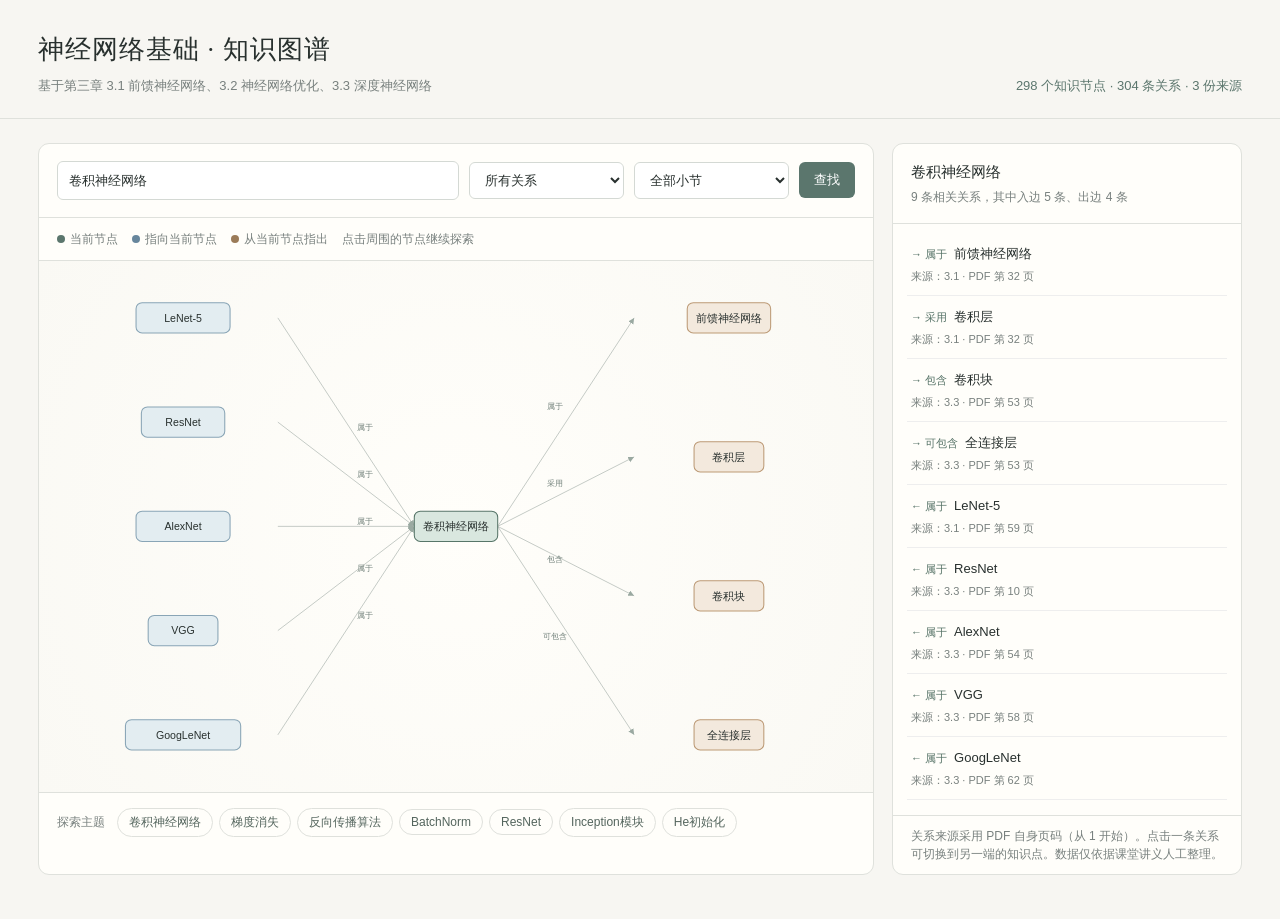
<file: 3/knowledge_graph_lab/view_graph.html>
<!doctype html>
<html lang="zh-CN">
<head><meta charset="utf-8"><meta name="viewport" content="width=device-width, initial-scale=1"><title>神经网络基础 · 知识图谱</title>
<style>
:root{--bg:#f7f6f2;--paper:#fffefa;--fg:#28302e;--muted:#78807e;--edge:#dfe1dc;--accent:#5b766d;--brown:#9b7b58;--blue:#67869c}
*{box-sizing:border-box}body{margin:0;background:var(--bg);color:var(--fg);font-family:-apple-system,BlinkMacSystemFont,"PingFang SC","Microsoft YaHei",sans-serif;line-height:1.5}
header{max-width:1520px;margin:0 auto;padding:30px 38px 22px;display:flex;align-items:end;justify-content:space-between;gap:18px;border-bottom:1px solid var(--edge)}
h1{font-family:Georgia,"Noto Serif CJK SC","Songti SC",serif;font-size:26px;font-weight:500;letter-spacing:1px;margin:0 0 7px}header p{margin:0;color:var(--muted);font-size:13px}.count{color:var(--accent);font-size:13px;white-space:nowrap}
main{max-width:1520px;margin:auto;padding:24px 38px 44px;display:grid;grid-template-columns: minmax(0,1fr) 350px;gap:18px}
section{background:var(--paper);border:1px solid var(--edge);border-radius:11px;overflow:hidden}
.controls{padding:17px 18px;border-bottom:1px solid var(--edge);display:flex;flex-wrap:wrap;gap:10px;align-items:center}
input,select{background:#fff;border:1px solid #d4d9d4;border-radius:6px;padding:9px 11px;font:inherit;font-size:13px;color:inherit;min-width:0}
input{width:220px;flex:1}select{width:155px}.primary{background:var(--accent);color:#fff;border:0;border-radius:6px;padding:9px 15px;cursor:pointer}
.legend{display:flex;gap:14px;align-items:center;padding:12px 18px;color:var(--muted);font-size:12px;border-bottom:1px solid var(--edge)}
.dot{display:inline-block;border-radius:99px;height:8px;width:8px;margin-right:5px}.focus{background:var(--accent)}.incoming{background:var(--blue)}.outgoing{background:var(--brown)}
svg#graph{width:100%;height:auto;aspect-ratio:1100/700;display:block;background:radial-gradient(circle at center,#fffefa,#faf9f4)}
svg .edge{stroke:#c5cbc6;stroke-width:1.3;fill:none}svg .edge:hover{stroke:var(--accent);stroke-width:2.7}svg .node{cursor:pointer}svg .node rect{transition:stroke .12s,fill .12s}svg .node:hover rect{stroke:#283f36;stroke-width:2}svg .node text{font-size:14px;pointer-events:none}svg .edgetext{fill:#71807a;font-size:11px;pointer-events:none}
.chips{border-top:1px solid var(--edge);padding:15px 18px}.chips .topic{border:1px solid var(--edge);background:#fffefa;color:#54655d;padding:5px 11px;font-size:12px;border-radius:99px;cursor:pointer;margin:0 6px 7px 0}.chips .topic:hover{border-color:var(--accent)}
aside h2{font-size:15px;font-weight:550;margin:0}aside .aside-head{padding:17px 18px;border-bottom:1px solid var(--edge)}.sub{font-size:12px;color:var(--muted);margin-top:5px}.records{max-height:680px;overflow:auto;padding:9px 14px 15px}
.record{border:0;border-bottom:1px solid #eee;background:transparent;padding:11px 4px;width:100%;cursor:pointer;text-align:left;font:inherit;font-size:13px;color:inherit}.record:hover{background:#f3f6f2}.meta{font-size:11px;color:var(--muted);display:block;margin-top:4px}.relation{font-size:11px;color:#547165;margin-right:7px}.muted{color:var(--muted)}.hint{border-top:1px solid var(--edge);padding:11px 18px;color:var(--muted);font-size:12px}
@media(max-width:1050px){main{grid-template-columns:1fr}aside .records{max-height:320px}}
@media(max-width:570px){header{padding:23px 16px;display:block}main{padding:15px 12px}.count{margin-top:10px}.controls{gap:7px}.controls input{min-width:140px}svg#graph{aspect-ratio:1100/850}.legend{flex-wrap:wrap}}
</style></head><body>
<header><div><h1>神经网络基础 · 知识图谱</h1><p>基于第三章 3.1 前馈神经网络、3.2 神经网络优化、3.3 深度神经网络</p></div><div id="count" class="count"></div></header>
<main><section><div class="controls">
<input id="search" type="text" list="nodes" placeholder="输入节点，如 梯度消失、ResNet" value="卷积神经网络"><datalist id="nodes"></datalist>
<select id="relation"><option value="">所有关系</option></select>
<select id="source"><option value="">全部小节</option><option value="3.1">3.1 前馈神经网络</option><option value="3.2">3.2 网络优化</option><option value="3.3">3.3 深度神经网络</option></select>
<button class="primary" id="find">查找</button></div>
<div class="legend"><span><i class="dot focus"></i>当前节点</span><span><i class="dot incoming"></i>指向当前节点</span><span><i class="dot outgoing"></i>从当前节点指出</span><span>点击周围的节点继续探索</span></div>
<svg id="graph" viewBox="0 0 1100 700" aria-label="课程知识图谱局部关系视图"></svg>
<div class="chips"><span class="muted" style="font-size:12px;margin-right:12px">探索主题</span><span id="topics"></span></div>
</section>
<aside><section><div class="aside-head"><h2 id="label">卷积神经网络</h2><div class="sub" id="detail"></div></div><div class="records" id="records"></div><div class="hint">关系来源采用 PDF 自身页码（从 1 开始）。点击一条关系可切换到另一端的知识点。数据仅依据课堂讲义人工整理。</div></section></aside></main>
<script>
const dataset = {"nodes":["1×1卷积","2×2池化核","3×3卷积","3×3卷积核","5×5卷积","7×7有效感受野","AlexNet","BatchNorm","DropConnect","Dropout","GPU并行训练","GoogLeNet","GroupNorm","HOG","He初始化","ImageNet图像分类","Inception-v3","Inception模块","Inception系列","InstanceNorm","L1正则化","L2正则化","LayerNorm","LayerNorm与InstanceNorm之间","LeNet-5","Leaky ReLU","M-P神经元","MFCC","MNIST","RMSNorm","RMSProp","ReLU","ResNet","ResNet-152","SIFT","SiLU","Sigmoid","Softmax回归","Swish","Tanh","Transformer","VGG","Xavier初始化","[0,1]区间","万能近似定理","三层3×3卷积","不连续性","与运算","中间梯度结果","二分类任务","人工设计特征","优化地形","优化问题","低通滤波","促进冗余特征表示","倒数时间衰减","偏置","偏置向量","偏置梯度","全体样本计算梯度","全卷积模式","全连接层","全连接网络","关闭","减少参数量","减少后期振荡","减少特征协同适应","减少计算复杂度","减少计算负担","分布式表征","初始化敏感性","前向传播","前馈神经网络","前馈神经网络的函数逼近能力","加权求和","单向信号传播","单样本单通道统计量","卷积","卷积分解","卷积块","卷积层","卷积层输出通道数","卷积核","卷积核尺寸","卷积核数量","卷积核权重","卷积模式","卷积神经网络","卷积网络","卷积输出尺寸","历史梯度指数加权","参数优化","参数优化方法","参数共享","参数初始化","参数更新","参数迭代振荡","参数量过大问题","反向传播算法","可学习平移参数β","可学习缩放参数γ","合理参数初始化","固定大方差初始化","固定小方差初始化","图像平滑","图像风格迁移","均匀初始化","填充","增加网络深度","增加非线性深度","处理梯度尺度差异","处理线性不可分问题","复用中间导数","多尺度卷积","多层卷积网络","多层复合函数结构","多层感知机","多通道卷积","大批量训练","学习率","学习率衰减","学习率过大","学习率过小","对称权重初始化","小卷积核堆叠","小批量下的BatchNorm性能问题","小批量训练","小批量采样","小批量随机梯度下降","局部最大值","局部极小值","局部特征提取","局部部件特征","层宽度","层级结构构建全局语义","平均池化","平移同变性","序列建模","异或问题","归一化","恒等分支","恒等映射学习","感知机","或运算","手写数字数据集","手写数字识别","手动特征工程","打破权重对称性","批均值","批方差","批量大小","批量样本计算梯度","批量统计量","找到目标网络的训练算法","损失函数","损失函数梯度","损失函数设计","控制特征图尺寸","提高函数逼近效率","提高平移稳定性","收敛缓慢","改善优化地形","改善信息传播","改善层间激活方差","改善样本随机性","改善梯度传播","数据准备","数据增强","数据归一化","整体对象特征","早停","显式特征学习","最大最小归一化","最大池化","有效卷积","权重学习机制","权重平方和","权重梯度","权重矩阵","权重绝对值和","权重衰减","构建瓶颈结构","标准化","核函数","核方法","梯度下降","梯度方差","梯度消失","正则化方法","步幅","残差函数","残差块","残差连接","池化","池化层","浅层参数难以更新","深层堆叠","深层激活方差衰减","深度学习","深度学习训练","深度网络","激活值","激活函数","激活方差衰减","激活饱和","特征图","特征图空间尺寸","特征图通道拼接","特征提取","特征映射","瓶颈结构","直接连接","相同卷积","神经元模型","神经元输出","神经网络","神经网络优化概念","神经网络结构","神经网络训练","稀疏激活特性","稀疏连接","稳定反向梯度方差","稳定层间激活方差","空间下采样","端到端学习","类别权重模板","约束权重大小","线性不可分问题","线性可分问题","线性模型","线性衰减","统一特征尺度","网络定义","网络权重","网络深度","自动微分","视觉层次化特征表示","计算参数梯度","计算权重修正量","计算高效性","训练数据加载","训练期移动平均统计量","训练期随机失活","训练测试行为不同","训练退化问题","误差项","较大学习率","较大的梯度噪声","输入尺寸","输入层","输入神经元数量","输入输出神经元数量","输出层","输出层误差项","输出通道数","边缘提取","边缘特征","过拟合","连接权重","连接权重变化学习","逃离鞍点","逐通道计算","通道分组","通道数调整","通道特征重组","通道融合","链式法则","链式法则连乘效应","阈值激活","防止过拟合","阶梯衰减","阶跃函数","降低归一化计算开销","降低梯度噪声","随机打乱","随机权重初始化","随机梯度下降","隐式特征映射","隐藏层","隐藏层特征映射","隐藏层误差项","隐藏神经元缺乏区分性","隐藏神经元输出相同","零","零均值单位方差","零填充","非凸优化问题","非对称卷积核","非线性激活","鞍点","预训练初始化","预设权重和阈值","验证集性能","验证集损失","高参数效率","高斯初始化","高维损失函数曲面","高通滤波"],"edges":[{"subject":"线性模型","relation":"难以处理","object":"线性不可分问题","source":"3.1","page":4},{"subject":"核方法","relation":"基于","object":"核函数","source":"3.1","page":4},{"subject":"核方法","relation":"实现","object":"隐式特征映射","source":"3.1","page":4},{"subject":"手动特征工程","relation":"采用","object":"人工设计特征","source":"3.1","page":4},{"subject":"手动特征工程","relation":"采用","object":"SIFT","source":"3.1","page":4},{"subject":"手动特征工程","relation":"采用","object":"HOG","source":"3.1","page":4},{"subject":"手动特征工程","relation":"采用","object":"MFCC","source":"3.1","page":4},{"subject":"神经网络","relation":"采用","object":"显式特征学习","source":"3.1","page":4},{"subject":"前馈神经网络","relation":"属于","object":"神经网络","source":"3.1","page":4},{"subject":"显式特征学习","relation":"实现","object":"端到端学习","source":"3.1","page":4},{"subject":"显式特征学习","relation":"学习","object":"特征映射","source":"3.1","page":4},{"subject":"MNIST","relation":"属于","object":"手写数字数据集","source":"3.1","page":5},{"subject":"MNIST","relation":"用于","object":"手写数字识别","source":"3.1","page":5},{"subject":"Softmax回归","relation":"属于","object":"线性模型","source":"3.1","page":6},{"subject":"Softmax回归","relation":"用于","object":"手写数字识别","source":"3.1","page":6},{"subject":"Softmax回归","relation":"学习","object":"类别权重模板","source":"3.1","page":6},{"subject":"神经网络","relation":"具有","object":"多层复合函数结构","source":"3.1","page":10},{"subject":"深度学习","relation":"实现","object":"视觉层次化特征表示","source":"3.1","page":10},{"subject":"深度学习","relation":"采用","object":"端到端学习","source":"3.1","page":10},{"subject":"视觉层次化特征表示","relation":"包含","object":"边缘特征","source":"3.1","page":10},{"subject":"视觉层次化特征表示","relation":"包含","object":"局部部件特征","source":"3.1","page":10},{"subject":"视觉层次化特征表示","relation":"包含","object":"整体对象特征","source":"3.1","page":10},{"subject":"M-P神经元","relation":"采用","object":"加权求和","source":"3.1","page":11},{"subject":"M-P神经元","relation":"采用","object":"阈值激活","source":"3.1","page":11},{"subject":"M-P神经元","relation":"使用","object":"预设权重和阈值","source":"3.1","page":11},{"subject":"M-P神经元","relation":"属于","object":"神经元模型","source":"3.1","page":11},{"subject":"感知机","relation":"引入","object":"权重学习机制","source":"3.1","page":11},{"subject":"阶跃函数","relation":"属于","object":"激活函数","source":"3.1","page":12},{"subject":"Sigmoid","relation":"属于","object":"激活函数","source":"3.1","page":12},{"subject":"阶跃函数","relation":"具有","object":"不连续性","source":"3.1","page":12},{"subject":"ReLU","relation":"属于","object":"激活函数","source":"3.1","page":13},{"subject":"ReLU","relation":"缓解","object":"梯度消失","source":"3.1","page":13},{"subject":"ReLU","relation":"具有","object":"稀疏激活特性","source":"3.1","page":13},{"subject":"ReLU","relation":"具有","object":"计算高效性","source":"3.1","page":13},{"subject":"Swish","relation":"属于","object":"激活函数","source":"3.1","page":14},{"subject":"Swish","relation":"基于","object":"Sigmoid","source":"3.1","page":14},{"subject":"SiLU","relation":"属于","object":"Swish","source":"3.1","page":14},{"subject":"全连接层","relation":"采用","object":"权重矩阵","source":"3.1","page":15},{"subject":"全连接层","relation":"采用","object":"偏置向量","source":"3.1","page":15},{"subject":"全连接层","relation":"采用","object":"非线性激活","source":"3.1","page":15},{"subject":"全连接层","relation":"用于","object":"特征提取","source":"3.1","page":15},{"subject":"感知机","relation":"属于","object":"前馈神经网络","source":"3.1","page":17},{"subject":"感知机","relation":"采用","object":"阶跃函数","source":"3.1","page":17},{"subject":"感知机","relation":"基于","object":"M-P神经元","source":"3.1","page":17},{"subject":"感知机","relation":"用于","object":"二分类任务","source":"3.1","page":17},{"subject":"感知机","relation":"无法解决","object":"异或问题","source":"3.1","page":18},{"subject":"多层感知机","relation":"能够解决","object":"异或问题","source":"3.1","page":18},{"subject":"异或问题","relation":"属于","object":"线性不可分问题","source":"3.1","page":18},{"subject":"与运算","relation":"属于","object":"线性可分问题","source":"3.1","page":18},{"subject":"或运算","relation":"属于","object":"线性可分问题","source":"3.1","page":18},{"subject":"神经网络","relation":"具有","object":"分布式表征","source":"3.1","page":19},{"subject":"神经网络","relation":"通过","object":"连接权重变化学习","source":"3.1","page":19},{"subject":"神经网络","relation":"存储知识于","object":"连接权重","source":"3.1","page":19},{"subject":"神经网络结构","relation":"由...决定","object":"网络深度","source":"3.1","page":20},{"subject":"神经网络结构","relation":"由...决定","object":"层宽度","source":"3.1","page":20},{"subject":"多层感知机","relation":"属于","object":"前馈神经网络","source":"3.1","page":21},{"subject":"多层感知机","relation":"包含","object":"隐藏层","source":"3.1","page":21},{"subject":"多层感知机","relation":"包含","object":"输出层","source":"3.1","page":21},{"subject":"多层感知机","relation":"采用","object":"全连接层","source":"3.1","page":21},{"subject":"隐藏层","relation":"采用","object":"非线性激活","source":"3.1","page":21},{"subject":"多层感知机","relation":"通过","object":"隐藏层特征映射","source":"3.1","page":22},{"subject":"隐藏层特征映射","relation":"用于","object":"处理线性不可分问题","source":"3.1","page":22},{"subject":"万能近似定理","relation":"描述","object":"前馈神经网络的函数逼近能力","source":"3.1","page":24},{"subject":"万能近似定理","relation":"适用于","object":"Sigmoid","source":"3.1","page":24},{"subject":"万能近似定理","relation":"适用于","object":"ReLU","source":"3.1","page":24},{"subject":"增加网络深度","relation":"有助于","object":"提高函数逼近效率","source":"3.1","page":25},{"subject":"万能近似定理","relation":"不保证","object":"找到目标网络的训练算法","source":"3.1","page":26},{"subject":"神经网络训练","relation":"面临","object":"非凸优化问题","source":"3.1","page":26},{"subject":"神经网络训练","relation":"面临","object":"过拟合","source":"3.1","page":26},{"subject":"全连接网络","relation":"面临","object":"参数量过大问题","source":"3.1","page":29},{"subject":"卷积神经网络","relation":"属于","object":"前馈神经网络","source":"3.1","page":32},{"subject":"卷积神经网络","relation":"采用","object":"卷积层","source":"3.1","page":32},{"subject":"卷积层","relation":"采用","object":"参数共享","source":"3.1","page":32},{"subject":"卷积层","relation":"用于","object":"局部特征提取","source":"3.1","page":32},{"subject":"参数共享","relation":"有助于","object":"减少参数量","source":"3.1","page":32},{"subject":"卷积输出尺寸","relation":"取决于","object":"输入尺寸","source":"3.1","page":37},{"subject":"卷积输出尺寸","relation":"取决于","object":"卷积核尺寸","source":"3.1","page":37},{"subject":"卷积输出尺寸","relation":"取决于","object":"步幅","source":"3.1","page":37},{"subject":"低通滤波","relation":"用于","object":"图像平滑","source":"3.1","page":39},{"subject":"高通滤波","relation":"用于","object":"边缘提取","source":"3.1","page":39},{"subject":"多通道卷积","relation":"包含","object":"逐通道计算","source":"3.1","page":40},{"subject":"多通道卷积","relation":"包含","object":"通道融合","source":"3.1","page":40},{"subject":"卷积核","relation":"产生","object":"特征图","source":"3.1","page":40},{"subject":"多层卷积网络","relation":"采用","object":"卷积层","source":"3.1","page":43},{"subject":"卷积层","relation":"可替代","object":"全连接层","source":"3.1","page":43},{"subject":"零填充","relation":"属于","object":"填充","source":"3.1","page":45},{"subject":"零填充","relation":"用于","object":"控制特征图尺寸","source":"3.1","page":45},{"subject":"有效卷积","relation":"属于","object":"卷积模式","source":"3.1","page":47},{"subject":"相同卷积","relation":"属于","object":"卷积模式","source":"3.1","page":47},{"subject":"全卷积模式","relation":"属于","object":"卷积模式","source":"3.1","page":47},{"subject":"相同卷积","relation":"保持","object":"特征图空间尺寸","source":"3.1","page":47},{"subject":"卷积层","relation":"包含参数","object":"卷积核权重","source":"3.1","page":48},{"subject":"卷积层","relation":"包含参数","object":"偏置","source":"3.1","page":48},{"subject":"卷积层输出通道数","relation":"取决于","object":"卷积核数量","source":"3.1","page":48},{"subject":"1×1卷积","relation":"属于","object":"卷积","source":"3.1","page":50},{"subject":"1×1卷积","relation":"用于","object":"通道数调整","source":"3.1","page":50},{"subject":"1×1卷积","relation":"用于","object":"通道特征重组","source":"3.1","page":50},{"subject":"1×1卷积","relation":"用于","object":"构建瓶颈结构","source":"3.1","page":50},{"subject":"卷积层","relation":"采用","object":"稀疏连接","source":"3.1","page":51},{"subject":"稀疏连接","relation":"用于","object":"局部特征提取","source":"3.1","page":51},{"subject":"稀疏连接","relation":"有助于","object":"减少参数量","source":"3.1","page":51},{"subject":"多层卷积网络","relation":"通过","object":"层级结构构建全局语义","source":"3.1","page":52},{"subject":"卷积","relation":"具有","object":"平移同变性","source":"3.1","page":53},{"subject":"池化","relation":"用于","object":"空间下采样","source":"3.1","page":54},{"subject":"池化","relation":"用于","object":"减少计算负担","source":"3.1","page":54},{"subject":"池化","relation":"有助于","object":"提高平移稳定性","source":"3.1","page":54},{"subject":"最大池化","relation":"属于","object":"池化","source":"3.1","page":54},{"subject":"平均池化","relation":"属于","object":"池化","source":"3.1","page":54},{"subject":"最大池化","relation":"采用","object":"局部最大值","source":"3.1","page":55},{"subject":"池化","relation":"保持","object":"输出通道数","source":"3.1","page":57},{"subject":"LeNet-5","relation":"属于","object":"卷积神经网络","source":"3.1","page":59},{"subject":"LeNet-5","relation":"采用","object":"卷积层","source":"3.1","page":59},{"subject":"LeNet-5","relation":"采用","object":"平均池化","source":"3.1","page":59},{"subject":"LeNet-5","relation":"采用","object":"全连接层","source":"3.1","page":59},{"subject":"LeNet-5","relation":"采用","object":"参数共享","source":"3.1","page":59},{"subject":"LeNet-5","relation":"采用","object":"端到端学习","source":"3.1","page":59},{"subject":"LeNet-5","relation":"用于","object":"手写数字识别","source":"3.1","page":59},{"subject":"前馈神经网络","relation":"具有","object":"单向信号传播","source":"3.2","page":4},{"subject":"前馈神经网络","relation":"包含","object":"输入层","source":"3.2","page":4},{"subject":"前馈神经网络","relation":"包含","object":"隐藏层","source":"3.2","page":4},{"subject":"前馈神经网络","relation":"包含","object":"输出层","source":"3.2","page":4},{"subject":"梯度下降","relation":"属于","object":"参数优化方法","source":"3.2","page":5},{"subject":"梯度下降","relation":"用于","object":"神经网络训练","source":"3.2","page":5},{"subject":"梯度下降","relation":"基于","object":"损失函数梯度","source":"3.2","page":5},{"subject":"梯度下降","relation":"采用","object":"学习率","source":"3.2","page":5},{"subject":"神经网络训练","relation":"需要","object":"损失函数","source":"3.2","page":5},{"subject":"梯度下降","relation":"面临","object":"局部极小值","source":"3.2","page":6},{"subject":"梯度下降","relation":"面临","object":"鞍点","source":"3.2","page":6},{"subject":"随机梯度下降","relation":"有助于","object":"逃离鞍点","source":"3.2","page":6},{"subject":"随机梯度下降","relation":"属于","object":"参数优化方法","source":"3.2","page":7},{"subject":"小批量随机梯度下降","relation":"属于","object":"随机梯度下降","source":"3.2","page":7},{"subject":"小批量随机梯度下降","relation":"采用","object":"小批量采样","source":"3.2","page":7},{"subject":"小批量随机梯度下降","relation":"用于","object":"神经网络训练","source":"3.2","page":7},{"subject":"梯度下降","relation":"采用","object":"全体样本计算梯度","source":"3.2","page":8},{"subject":"小批量随机梯度下降","relation":"采用","object":"批量样本计算梯度","source":"3.2","page":8},{"subject":"早停","relation":"属于","object":"正则化方法","source":"3.2","page":9},{"subject":"早停","relation":"用于","object":"防止过拟合","source":"3.2","page":9},{"subject":"早停","relation":"基于","object":"验证集性能","source":"3.2","page":9},{"subject":"反向传播算法","relation":"基于","object":"链式法则","source":"3.2","page":11},{"subject":"反向传播算法","relation":"用于","object":"计算参数梯度","source":"3.2","page":11},{"subject":"自动微分","relation":"用于","object":"计算参数梯度","source":"3.2","page":11},{"subject":"反向传播算法","relation":"采用","object":"复用中间导数","source":"3.2","page":11},{"subject":"反向传播算法","relation":"需要","object":"前向传播","source":"3.2","page":12},{"subject":"前向传播","relation":"计算","object":"激活值","source":"3.2","page":12},{"subject":"反向传播算法","relation":"复用","object":"中间梯度结果","source":"3.2","page":12},{"subject":"反向传播算法","relation":"计算","object":"输出层误差项","source":"3.2","page":16},{"subject":"反向传播算法","relation":"计算","object":"隐藏层误差项","source":"3.2","page":17},{"subject":"误差项","relation":"用于","object":"计算权重修正量","source":"3.2","page":17},{"subject":"反向传播算法","relation":"计算","object":"权重梯度","source":"3.2","page":19},{"subject":"反向传播算法","relation":"计算","object":"偏置梯度","source":"3.2","page":19},{"subject":"神经网络训练","relation":"包含","object":"数据准备","source":"3.2","page":22},{"subject":"神经网络训练","relation":"包含","object":"前向传播","source":"3.2","page":22},{"subject":"神经网络训练","relation":"包含","object":"反向传播算法","source":"3.2","page":22},{"subject":"神经网络训练","relation":"包含","object":"参数更新","source":"3.2","page":22},{"subject":"深度学习训练","relation":"包含","object":"网络定义","source":"3.2","page":24},{"subject":"深度学习训练","relation":"包含","object":"损失函数设计","source":"3.2","page":24},{"subject":"深度学习训练","relation":"包含","object":"参数优化","source":"3.2","page":24},{"subject":"RMSProp","relation":"属于","object":"参数优化方法","source":"3.2","page":28},{"subject":"RMSProp","relation":"采用","object":"历史梯度指数加权","source":"3.2","page":28},{"subject":"RMSProp","relation":"用于","object":"处理梯度尺度差异","source":"3.2","page":28},{"subject":"训练数据加载","relation":"采用","object":"随机打乱","source":"3.2","page":32},{"subject":"随机打乱","relation":"用于","object":"改善样本随机性","source":"3.2","page":32},{"subject":"批量大小","relation":"影响","object":"梯度方差","source":"3.2","page":34},{"subject":"大批量训练","relation":"有助于","object":"降低梯度噪声","source":"3.2","page":35},{"subject":"小批量训练","relation":"产生","object":"较大的梯度噪声","source":"3.2","page":35},{"subject":"学习率过大","relation":"可能导致","object":"参数迭代振荡","source":"3.2","page":36},{"subject":"学习率过小","relation":"可能导致","object":"收敛缓慢","source":"3.2","page":36},{"subject":"学习率衰减","relation":"用于","object":"减少后期振荡","source":"3.2","page":37},{"subject":"学习率衰减","relation":"包含","object":"阶梯衰减","source":"3.2","page":38},{"subject":"学习率衰减","relation":"包含","object":"线性衰减","source":"3.2","page":38},{"subject":"学习率衰减","relation":"包含","object":"倒数时间衰减","source":"3.2","page":38},{"subject":"L1正则化","relation":"属于","object":"正则化方法","source":"3.2","page":39},{"subject":"L2正则化","relation":"属于","object":"正则化方法","source":"3.2","page":39},{"subject":"正则化方法","relation":"用于","object":"约束权重大小","source":"3.2","page":39},{"subject":"L1正则化","relation":"惩罚","object":"权重绝对值和","source":"3.2","page":39},{"subject":"L2正则化","relation":"惩罚","object":"权重平方和","source":"3.2","page":39},{"subject":"L2正则化","relation":"对应","object":"权重衰减","source":"3.2","page":40},{"subject":"权重衰减","relation":"作用于","object":"网络权重","source":"3.2","page":40},{"subject":"权重衰减","relation":"通常不作用于","object":"偏置","source":"3.2","page":40},{"subject":"早停","relation":"基于","object":"验证集损失","source":"3.2","page":42},{"subject":"Dropout","relation":"随机置零","object":"神经元输出","source":"3.2","page":43},{"subject":"Dropout","relation":"具有","object":"训练期随机失活","source":"3.2","page":44},{"subject":"Dropout","relation":"在测试阶段","object":"关闭","source":"3.2","page":46},{"subject":"Dropout","relation":"用于","object":"促进冗余特征表示","source":"3.2","page":49},{"subject":"Dropout","relation":"用于","object":"减少特征协同适应","source":"3.2","page":49},{"subject":"DropConnect","relation":"随机置零","object":"连接权重","source":"3.2","page":51},{"subject":"DropConnect","relation":"不同于","object":"Dropout","source":"3.2","page":51},{"subject":"对称权重初始化","relation":"导致","object":"隐藏神经元输出相同","source":"3.2","page":53},{"subject":"隐藏神经元输出相同","relation":"导致","object":"隐藏神经元缺乏区分性","source":"3.2","page":53},{"subject":"随机权重初始化","relation":"用于","object":"打破权重对称性","source":"3.2","page":53},{"subject":"参数初始化","relation":"包含","object":"随机权重初始化","source":"3.2","page":53},{"subject":"参数初始化","relation":"包含","object":"预训练初始化","source":"3.2","page":53},{"subject":"偏置","relation":"通常初始化为","object":"零","source":"3.2","page":53},{"subject":"随机权重初始化","relation":"包含","object":"高斯初始化","source":"3.2","page":54},{"subject":"随机权重初始化","relation":"包含","object":"均匀初始化","source":"3.2","page":54},{"subject":"深度网络","relation":"属于","object":"神经网络","source":"3.3","page":5},{"subject":"深度网络","relation":"面临","object":"训练退化问题","source":"3.3","page":5},{"subject":"训练退化问题","relation":"属于","object":"优化问题","source":"3.3","page":5},{"subject":"深度网络","relation":"面临","object":"梯度消失","source":"3.3","page":6},{"subject":"梯度消失","relation":"导致","object":"浅层参数难以更新","source":"3.3","page":6},{"subject":"链式法则连乘效应","relation":"可能导致","object":"梯度消失","source":"3.3","page":6},{"subject":"链式法则连乘效应","relation":"基于","object":"链式法则","source":"3.3","page":6},{"subject":"Leaky ReLU","relation":"缓解","object":"梯度消失","source":"3.3","page":7},{"subject":"残差连接","relation":"缓解","object":"梯度消失","source":"3.3","page":7},{"subject":"归一化","relation":"缓解","object":"梯度消失","source":"3.3","page":7},{"subject":"合理参数初始化","relation":"缓解","object":"梯度消失","source":"3.3","page":7},{"subject":"残差连接","relation":"采用","object":"直接连接","source":"3.3","page":9},{"subject":"ResNet","relation":"缓解","object":"训练退化问题","source":"3.3","page":9},{"subject":"残差连接","relation":"有助于","object":"恒等映射学习","source":"3.3","page":9},{"subject":"ResNet","relation":"属于","object":"卷积神经网络","source":"3.3","page":10},{"subject":"ResNet","relation":"采用","object":"残差连接","source":"3.3","page":10},{"subject":"残差块","relation":"学习","object":"残差函数","source":"3.3","page":10},{"subject":"残差块","relation":"包含","object":"恒等分支","source":"3.3","page":10},{"subject":"残差连接","relation":"用于","object":"改善信息传播","source":"3.3","page":10},{"subject":"ResNet","relation":"包含","object":"残差块","source":"3.3","page":11},{"subject":"ResNet-152","relation":"属于","object":"ResNet","source":"3.3","page":11},{"subject":"ResNet","relation":"采用","object":"瓶颈结构","source":"3.3","page":12},{"subject":"优化地形","relation":"描述","object":"高维损失函数曲面","source":"3.3","page":15},{"subject":"优化地形","relation":"属于","object":"神经网络优化概念","source":"3.3","page":15},{"subject":"ReLU","relation":"有助于","object":"改善优化地形","source":"3.3","page":16},{"subject":"残差连接","relation":"有助于","object":"改善优化地形","source":"3.3","page":16},{"subject":"归一化","relation":"有助于","object":"改善优化地形","source":"3.3","page":16},{"subject":"数据归一化","relation":"属于","object":"归一化","source":"3.3","page":17},{"subject":"数据归一化","relation":"用于","object":"统一特征尺度","source":"3.3","page":17},{"subject":"标准化","relation":"属于","object":"数据归一化","source":"3.3","page":19},{"subject":"标准化","relation":"实现","object":"零均值单位方差","source":"3.3","page":19},{"subject":"最大最小归一化","relation":"属于","object":"数据归一化","source":"3.3","page":20},{"subject":"最大最小归一化","relation":"映射到","object":"[0,1]区间","source":"3.3","page":20},{"subject":"BatchNorm","relation":"属于","object":"归一化","source":"3.3","page":21},{"subject":"BatchNorm","relation":"基于","object":"批量统计量","source":"3.3","page":21},{"subject":"BatchNorm","relation":"计算","object":"批均值","source":"3.3","page":21},{"subject":"BatchNorm","relation":"计算","object":"批方差","source":"3.3","page":21},{"subject":"BatchNorm","relation":"采用","object":"可学习缩放参数γ","source":"3.3","page":23},{"subject":"BatchNorm","relation":"采用","object":"可学习平移参数β","source":"3.3","page":23},{"subject":"BatchNorm","relation":"用于","object":"改善梯度传播","source":"3.3","page":24},{"subject":"BatchNorm","relation":"支持","object":"较大学习率","source":"3.3","page":24},{"subject":"BatchNorm","relation":"减小","object":"初始化敏感性","source":"3.3","page":24},{"subject":"BatchNorm","relation":"训练时采用","object":"批量统计量","source":"3.3","page":25},{"subject":"BatchNorm","relation":"测试时采用","object":"训练期移动平均统计量","source":"3.3","page":25},{"subject":"Dropout","relation":"具有","object":"训练测试行为不同","source":"3.3","page":25},{"subject":"BatchNorm","relation":"具有","object":"训练测试行为不同","source":"3.3","page":25},{"subject":"BatchNorm","relation":"用于","object":"卷积网络","source":"3.3","page":26},{"subject":"BatchNorm","relation":"用于","object":"全连接网络","source":"3.3","page":26},{"subject":"LayerNorm","relation":"属于","object":"归一化","source":"3.3","page":27},{"subject":"LayerNorm","relation":"避免依赖","object":"批量大小","source":"3.3","page":27},{"subject":"LayerNorm","relation":"常用于","object":"Transformer","source":"3.3","page":27},{"subject":"BatchNorm","relation":"常用于","object":"ResNet","source":"3.3","page":27},{"subject":"LayerNorm","relation":"用于","object":"序列建模","source":"3.3","page":28},{"subject":"RMSNorm","relation":"属于","object":"归一化","source":"3.3","page":29},{"subject":"RMSNorm","relation":"改进自","object":"LayerNorm","source":"3.3","page":29},{"subject":"RMSNorm","relation":"用于","object":"降低归一化计算开销","source":"3.3","page":29},{"subject":"InstanceNorm","relation":"属于","object":"归一化","source":"3.3","page":32},{"subject":"InstanceNorm","relation":"基于","object":"单样本单通道统计量","source":"3.3","page":32},{"subject":"InstanceNorm","relation":"用于","object":"图像风格迁移","source":"3.3","page":34},{"subject":"GroupNorm","relation":"属于","object":"归一化","source":"3.3","page":37},{"subject":"GroupNorm","relation":"缓解","object":"小批量下的BatchNorm性能问题","source":"3.3","page":37},{"subject":"GroupNorm","relation":"基于","object":"通道分组","source":"3.3","page":38},{"subject":"GroupNorm","relation":"介于","object":"LayerNorm与InstanceNorm之间","source":"3.3","page":38},{"subject":"固定小方差初始化","relation":"可能导致","object":"深层激活方差衰减","source":"3.3","page":41},{"subject":"固定大方差初始化","relation":"可能导致","object":"激活饱和","source":"3.3","page":43},{"subject":"Xavier初始化","relation":"属于","object":"参数初始化","source":"3.3","page":44},{"subject":"Xavier初始化","relation":"基于","object":"输入输出神经元数量","source":"3.3","page":44},{"subject":"Xavier初始化","relation":"适用于","object":"Tanh","source":"3.3","page":44},{"subject":"Xavier初始化","relation":"用于","object":"改善层间激活方差","source":"3.3","page":45},{"subject":"Xavier初始化","relation":"在ReLU情况下可能导致","object":"激活方差衰减","source":"3.3","page":45},{"subject":"He初始化","relation":"属于","object":"参数初始化","source":"3.3","page":46},{"subject":"He初始化","relation":"基于","object":"输入神经元数量","source":"3.3","page":46},{"subject":"He初始化","relation":"适用于","object":"ReLU","source":"3.3","page":46},{"subject":"He初始化","relation":"旨在","object":"稳定层间激活方差","source":"3.3","page":47},{"subject":"He初始化","relation":"旨在","object":"稳定反向梯度方差","source":"3.3","page":47},{"subject":"卷积神经网络","relation":"包含","object":"卷积块","source":"3.3","page":53},{"subject":"卷积块","relation":"包含","object":"卷积层","source":"3.3","page":53},{"subject":"卷积块","relation":"可包含","object":"池化层","source":"3.3","page":53},{"subject":"卷积神经网络","relation":"可包含","object":"全连接层","source":"3.3","page":53},{"subject":"AlexNet","relation":"属于","object":"卷积神经网络","source":"3.3","page":54},{"subject":"AlexNet","relation":"采用","object":"GPU并行训练","source":"3.3","page":54},{"subject":"AlexNet","relation":"采用","object":"ReLU","source":"3.3","page":54},{"subject":"AlexNet","relation":"采用","object":"Dropout","source":"3.3","page":54},{"subject":"AlexNet","relation":"采用","object":"数据增强","source":"3.3","page":54},{"subject":"AlexNet","relation":"采用","object":"卷积层","source":"3.3","page":54},{"subject":"AlexNet","relation":"采用","object":"池化层","source":"3.3","page":54},{"subject":"AlexNet","relation":"用于","object":"ImageNet图像分类","source":"3.3","page":54},{"subject":"VGG","relation":"属于","object":"卷积神经网络","source":"3.3","page":58},{"subject":"VGG","relation":"采用","object":"3×3卷积核","source":"3.3","page":58},{"subject":"VGG","relation":"采用","object":"2×2池化核","source":"3.3","page":58},{"subject":"VGG","relation":"采用","object":"深层堆叠","source":"3.3","page":58},{"subject":"三层3×3卷积","relation":"具有","object":"7×7有效感受野","source":"3.3","page":59},{"subject":"三层3×3卷积","relation":"有助于","object":"减少参数量","source":"3.3","page":60},{"subject":"三层3×3卷积","relation":"有助于","object":"增加非线性深度","source":"3.3","page":60},{"subject":"GoogLeNet","relation":"属于","object":"卷积神经网络","source":"3.3","page":62},{"subject":"GoogLeNet","relation":"采用","object":"Inception模块","source":"3.3","page":62},{"subject":"GoogLeNet","relation":"具有","object":"高参数效率","source":"3.3","page":62},{"subject":"Inception模块","relation":"采用","object":"多尺度卷积","source":"3.3","page":63},{"subject":"Inception模块","relation":"采用","object":"特征图通道拼接","source":"3.3","page":63},{"subject":"Inception模块","relation":"采用","object":"1×1卷积","source":"3.3","page":63},{"subject":"Inception模块","relation":"采用","object":"3×3卷积","source":"3.3","page":63},{"subject":"Inception模块","relation":"采用","object":"5×5卷积","source":"3.3","page":63},{"subject":"Inception模块","relation":"采用","object":"瓶颈结构","source":"3.3","page":65},{"subject":"瓶颈结构","relation":"采用","object":"1×1卷积","source":"3.3","page":65},{"subject":"1×1卷积","relation":"用于","object":"减少计算复杂度","source":"3.3","page":67},{"subject":"Inception-v3","relation":"属于","object":"Inception系列","source":"3.3","page":68},{"subject":"Inception-v3","relation":"采用","object":"卷积分解","source":"3.3","page":68},{"subject":"卷积分解","relation":"采用","object":"小卷积核堆叠","source":"3.3","page":68},{"subject":"卷积分解","relation":"采用","object":"非对称卷积核","source":"3.3","page":68}]};
const nodes = dataset.nodes, edges = dataset.edges;
const byName = new Set(nodes);
const ns='http://www.w3.org/2000/svg';
const svg=document.getElementById('graph');
const $=id=>document.getElementById(id);
function sv(tag,attrs,text){const a=document.createElementNS(ns,tag);Object.entries(attrs||{}).forEach(([k,v])=>a.setAttribute(k,v));if(text!==undefined)a.textContent=text;return a;}
function chosen(){return {r:$('relation').value, s:$('source').value};}
function matches(e,c){return (!c.r||e.relation===c.r)&&(!c.s||e.source===c.s);}
function drawEdge(x1,y1,x2,y2,dir,rel){
 const l=sv('line',{class:'edge',x1,y1,x2,y2,'marker-end':'url(#arrow)'});svg.append(l);
 const lx=dir==='in'?430:680;let ly=y1+(y2-y1)*.55-3;
 svg.append(sv('text',{class:'edgetext',x:lx,y:ly,'text-anchor':'middle'},rel));
}
function node(x,y,label,kind){
 const g=sv('g',{class:'node'});g.style.cursor='pointer';
 const shown=Array.from(label).length>13 ? Array.from(label).slice(0,12).join('')+'…':label;
 const width=Math.min(245,Math.max(92,shown.length*14+26));
 const fill=kind==='center'?'#d9e7df':kind==='in'?'#e3edf1':'#f3e9dd';
 const stroke=kind==='center'?'#577669':kind==='in'?'#89a5b6':'#bd9b77';
 g.append(sv('rect',{x:x-width/2,y:y-20,width,height:40,rx:8,fill,stroke,'stroke-width':1.4}));
 g.append(sv('text',{x,y:y+5,'text-anchor':'middle',fill:'#28302e'},shown));
 const t=sv('title',{},label);g.append(t);g.addEventListener('click',()=>focus(label));svg.append(g);
}
function focus(n){
 $('search').value=n;$('label').textContent=n;svg.replaceChildren();const c=chosen();
 const filtered=edges.filter(e=>matches(e,c)&&(e.subject===n||e.object===n));
 const ins=filtered.filter(e=>e.object===n),outs=filtered.filter(e=>e.subject===n);
 $('detail').textContent=`${filtered.length} 条相关关系，其中入边 ${ins.length} 条、出边 ${outs.length} 条`;
 const defs=sv('defs');const marker=sv('marker',{id:'arrow',markerWidth:7,markerHeight:7,refX:6.1,refY:3,orient:'auto'});marker.append(sv('path',{d:'M0,0 L6,3 L0,6 Z',fill:'#9aa9a1'}));defs.append(marker);svg.append(defs);
 const cap=13;function positions(els){const n=els.length;return els.map((_,i)=>n===1?350:75+i*(550/(n-1)));}
 const shownIn=ins.slice(0,cap),shownOut=outs.slice(0,cap);
 for(let i=0;i<shownIn.length;i++){let y=positions(shownIn)[i];drawEdge(315,y,495,350,'in',shownIn[i].relation);}
 for(let i=0;i<shownOut.length;i++){let y=positions(shownOut)[i];drawEdge(605,350,785,y,'out',shownOut[i].relation);}
 shownIn.forEach((e,i)=>node(190,positions(shownIn)[i],e.subject,'in'));
 shownOut.forEach((e,i)=>node(910,positions(shownOut)[i],e.object,'out'));
 node(550,350,n,'center');
 if(ins.length>cap)svg.append(sv('text',{x:190,y:662,'text-anchor':'middle',fill:'#777','font-size':12},`另有 ${ins.length-cap} 条入边请查看右侧列表`));
 if(outs.length>cap)svg.append(sv('text',{x:910,y:662,'text-anchor':'middle',fill:'#777','font-size':12},`另有 ${outs.length-cap} 条出边请查看右侧列表`));
 const record=$('records');record.replaceChildren();
 if(!filtered.length){const p=document.createElement('p');p.textContent=byName.has(n)?'当前筛选条件没有匹配的关系。':'没有找到此知识点，请从建议列表中选择。';p.className='muted';record.append(p);return;}
 [...outs,...ins].forEach(e=>{
  let b=document.createElement('button');b.className='record';
  let other=e.subject===n?e.object:e.subject;
  const arrow=e.subject===n?'→':'←';
  const title=document.createElement('span');const rel=document.createElement('span');rel.className='relation';rel.textContent=`${arrow} ${e.relation}`;title.append(rel,document.createTextNode(other));
  const meta=document.createElement('span');meta.className='meta';meta.textContent=`来源：${e.source} · PDF 第 ${e.page} 页`;
  b.append(title,meta);b.addEventListener('click',()=>focus(other));record.append(b);
 });
}
$('count').textContent=`${nodes.length} 个知识节点 · ${edges.length} 条关系 · 3 份来源`;
for(const n of nodes){let o=document.createElement('option');o.value=n;$('nodes').append(o);}
for(const r of [...new Set(edges.map(x=>x.relation))].sort()){let o=document.createElement('option');o.value=r;o.textContent=r;$('relation').append(o);}
for(const n of ['卷积神经网络','梯度消失','反向传播算法','BatchNorm','ResNet','Inception模块','He初始化']){
 let b=document.createElement('button');b.className='topic';b.textContent=n;b.addEventListener('click',()=>focus(n));$('topics').append(b);
}
$('find').addEventListener('click',()=>focus($('search').value.trim()));
$('search').addEventListener('keydown',ev=>{if(ev.key==='Enter')focus($('search').value.trim())});
$('relation').addEventListener('change',()=>focus($('search').value.trim()));
$('source').addEventListener('change',()=>focus($('search').value.trim()));
focus('卷积神经网络');
</script></body></html>
</file>
